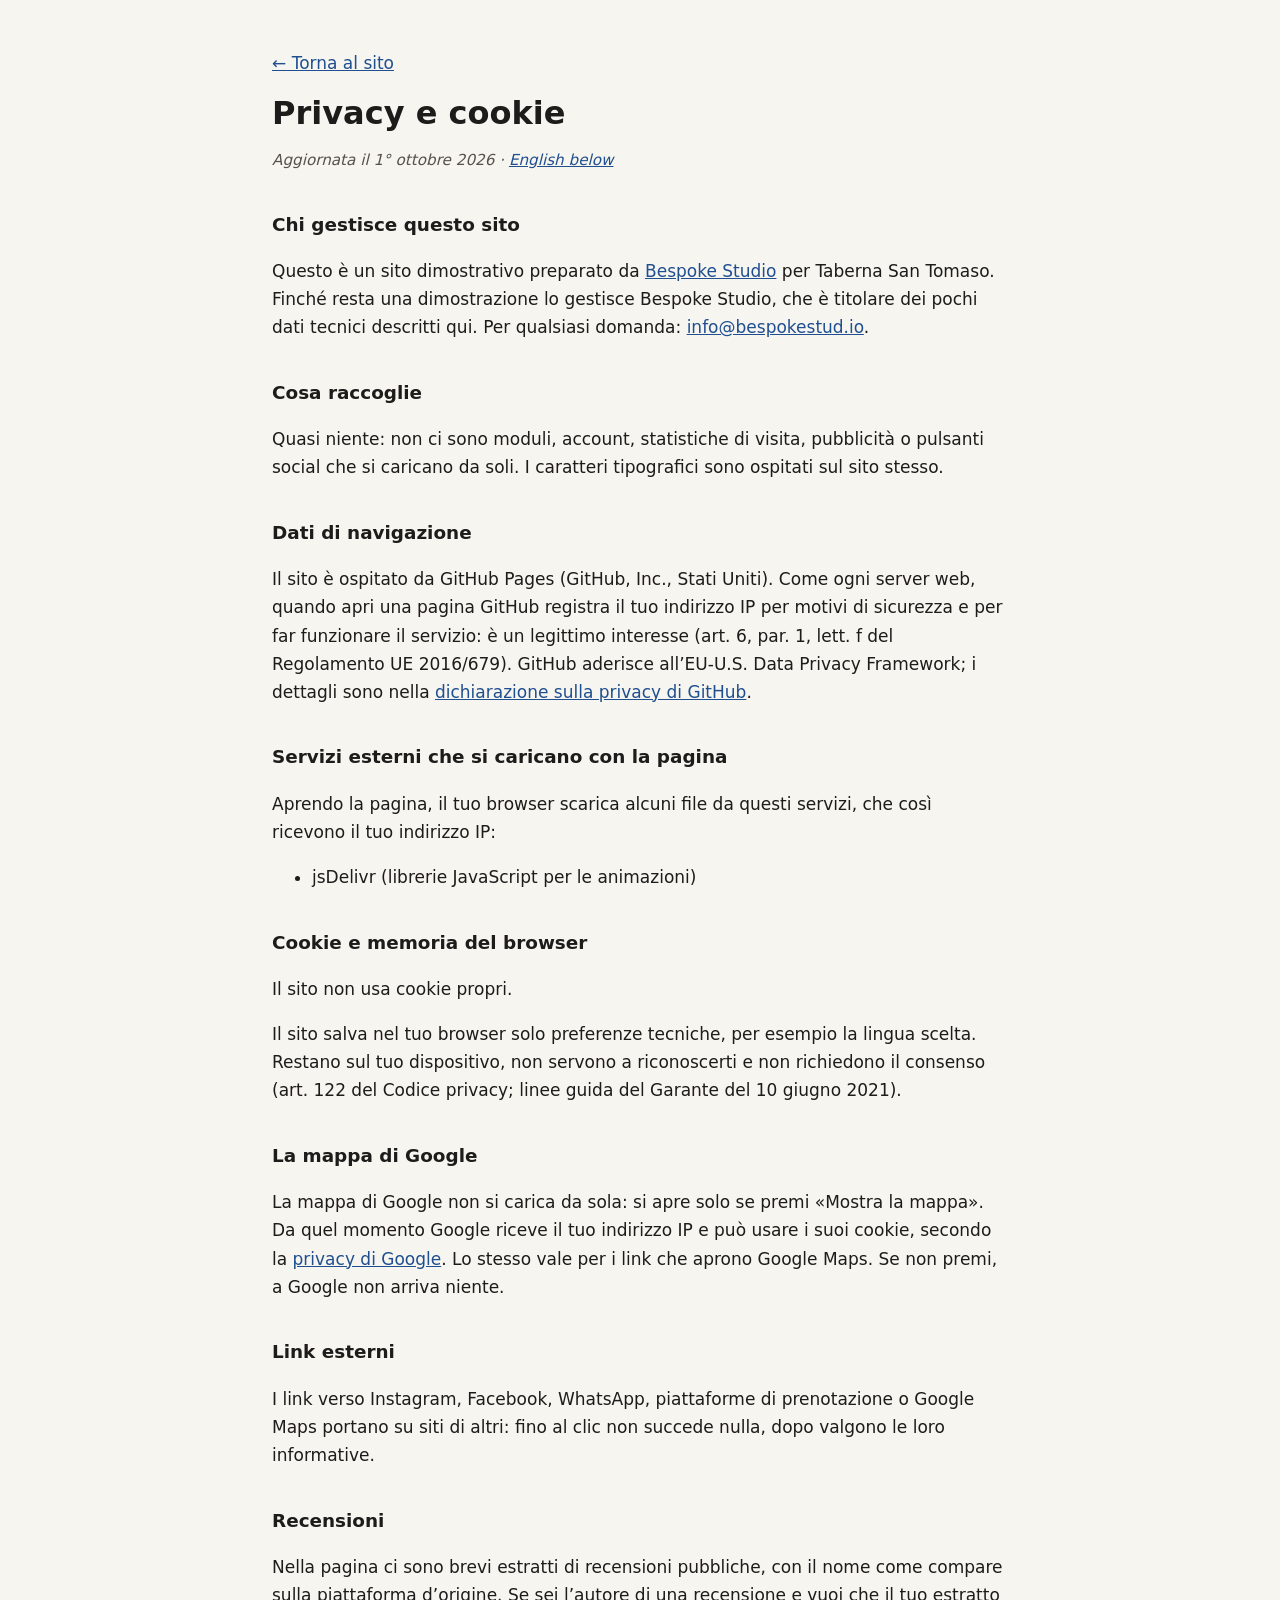
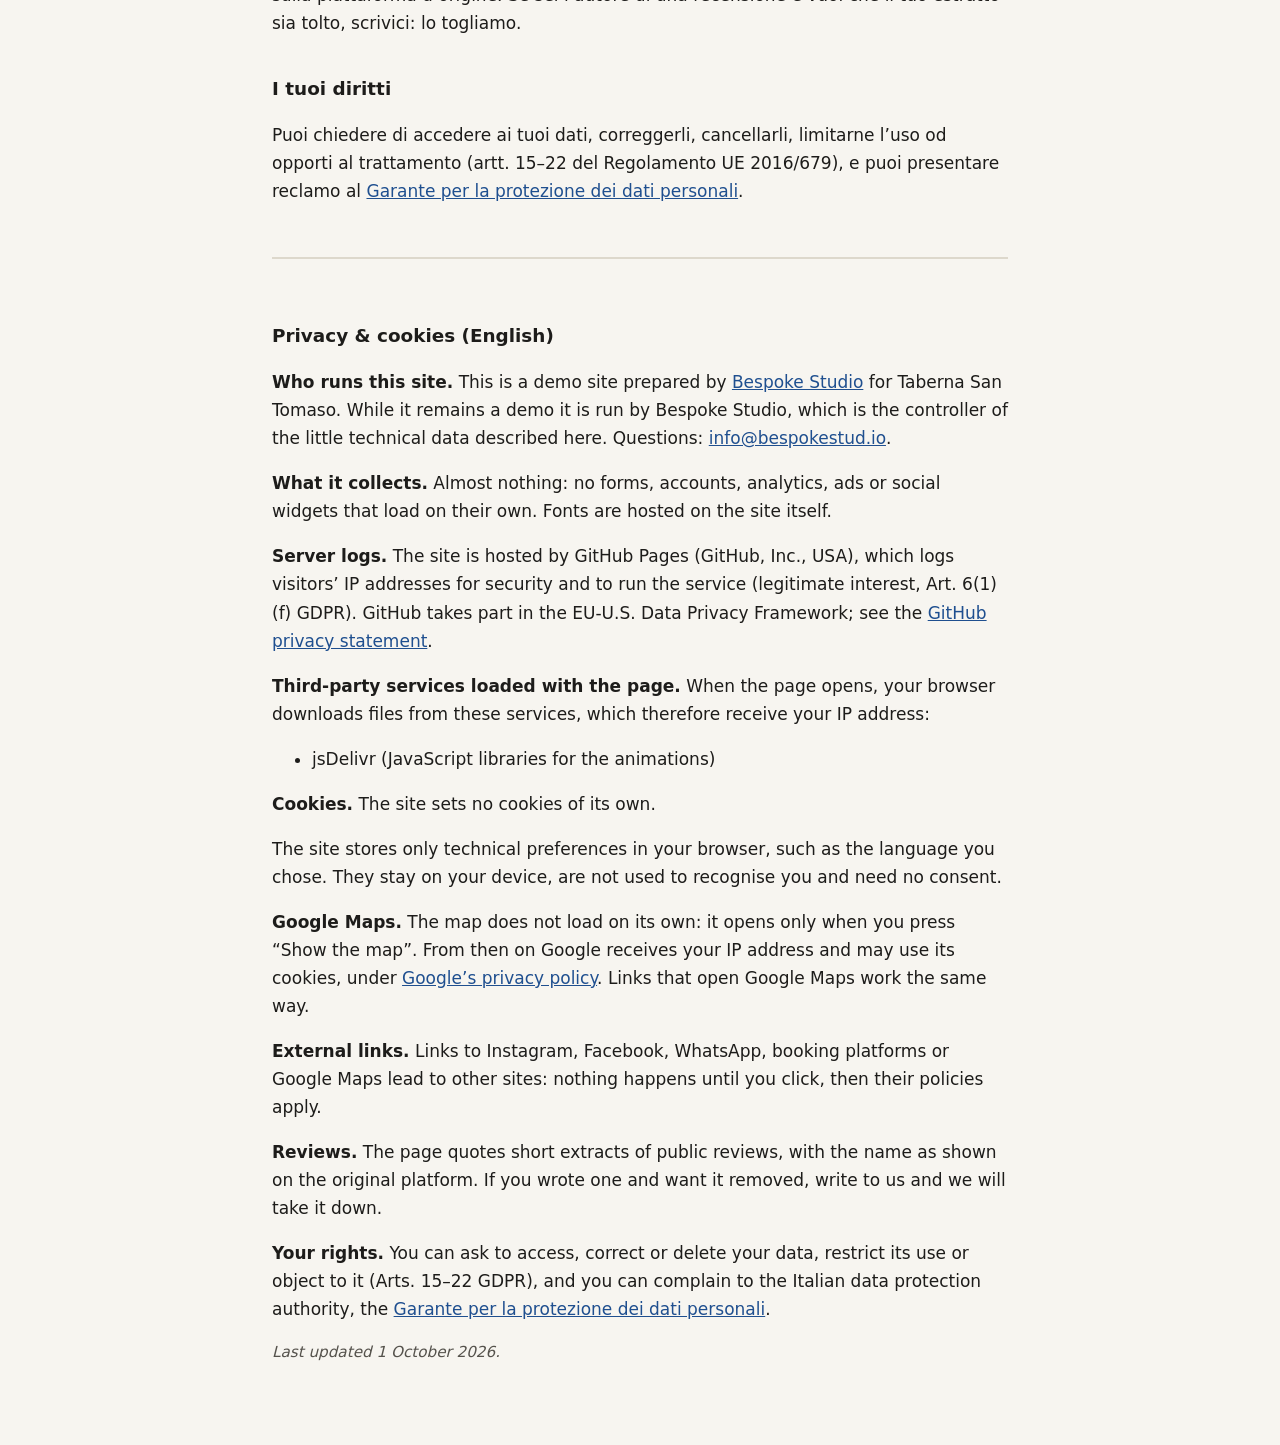
<file: privacy.html>
<!DOCTYPE html>
<html lang="it">
<head>
  <meta charset="UTF-8">
  <meta name="viewport" content="width=device-width, initial-scale=1.0">
  <meta name="robots" content="noindex">
  <title>Privacy e cookie · Taberna San Tomaso</title>
  <meta name="description" content="Informativa privacy e cookie del sito Taberna San Tomaso.">
  <style>
    body { margin: 0; background: #f7f5f0; color: #1d1c1a; font: 17px/1.65 system-ui, -apple-system, "Segoe UI", Roboto, sans-serif; }
    main { max-width: 46rem; margin: 0 auto; padding: 32px 20px 64px; }
    h1 { font-size: 2rem; line-height: 1.2; margin: 0.4em 0 0.2em; }
    h2 { font-size: 1.15rem; margin: 2em 0 0.4em; }
    a { color: #1f4f8f; }
    .data { color: #55524c; font-style: italic; font-size: 0.95rem; }
    .en { margin-top: 3em; padding-top: 1.5em; border-top: 2px solid #ddd8cc; }
    code { font-size: 0.9em; background: #ebe7dc; padding: 0 4px; border-radius: 3px; }
  </style>
</head>
<body>
<main>
  <p><a href="index.html">← Torna al sito</a></p>
  <h1>Privacy e cookie</h1>
  <p class="data">Aggiornata il 1° ottobre 2026 · <a href="#english" lang="en">English below</a></p>
  <h2>Chi gestisce questo sito</h2>
  <p>Questo è un sito dimostrativo preparato da <a href="https://bespokestud.io" rel="noopener">Bespoke Studio</a> per Taberna San Tomaso. Finché resta una dimostrazione lo gestisce Bespoke Studio, che è titolare dei pochi dati tecnici descritti qui. Per qualsiasi domanda: <a href="mailto:info@bespokestud.io">info@bespokestud.io</a>.</p>
  <h2>Cosa raccoglie</h2>
  <p>Quasi niente: non ci sono moduli, account, statistiche di visita, pubblicità o pulsanti social che si caricano da soli. I caratteri tipografici sono ospitati sul sito stesso.</p>
  <h2>Dati di navigazione</h2>
  <p>Il sito è ospitato da GitHub Pages (GitHub, Inc., Stati Uniti). Come ogni server web, quando apri una pagina GitHub registra il tuo indirizzo IP per motivi di sicurezza e per far funzionare il servizio: è un legittimo interesse (art. 6, par. 1, lett. f del Regolamento UE 2016/679). GitHub aderisce all’EU-U.S. Data Privacy Framework; i dettagli sono nella <a href="https://docs.github.com/site-policy/privacy-policies/github-general-privacy-statement" rel="noopener">dichiarazione sulla privacy di GitHub</a>.</p>
  <h2>Servizi esterni che si caricano con la pagina</h2>
  <p>Aprendo la pagina, il tuo browser scarica alcuni file da questi servizi, che così ricevono il tuo indirizzo IP:</p>
  <ul><li>jsDelivr (librerie JavaScript per le animazioni)</li></ul>
  <h2>Cookie e memoria del browser</h2>
  <p>Il sito non usa cookie propri.</p>
  <p>Il sito salva nel tuo browser solo preferenze tecniche, per esempio la lingua scelta. Restano sul tuo dispositivo, non servono a riconoscerti e non richiedono il consenso (art. 122 del Codice privacy; linee guida del Garante del 10 giugno 2021).</p>
  <h2>La mappa di Google</h2>
  <p>La mappa di Google non si carica da sola: si apre solo se premi «Mostra la mappa». Da quel momento Google riceve il tuo indirizzo IP e può usare i suoi cookie, secondo la <a href="https://policies.google.com/privacy?hl=it" rel="noopener">privacy di Google</a>. Lo stesso vale per i link che aprono Google Maps. Se non premi, a Google non arriva niente.</p>
  <h2>Link esterni</h2>
  <p>I link verso Instagram, Facebook, WhatsApp, piattaforme di prenotazione o Google Maps portano su siti di altri: fino al clic non succede nulla, dopo valgono le loro informative.</p>
  <h2>Recensioni</h2>
  <p>Nella pagina ci sono brevi estratti di recensioni pubbliche, con il nome come compare sulla piattaforma d’origine. Se sei l’autore di una recensione e vuoi che il tuo estratto sia tolto, scrivici: lo togliamo.</p>
  <h2>I tuoi diritti</h2>
  <p>Puoi chiedere di accedere ai tuoi dati, correggerli, cancellarli, limitarne l’uso od opporti al trattamento (artt. 15–22 del Regolamento UE 2016/679), e puoi presentare reclamo al <a href="https://www.garanteprivacy.it" rel="noopener">Garante per la protezione dei dati personali</a>.</p>
  <div class="en" id="english" lang="en">
    <h2>Privacy &amp; cookies (English)</h2>
    <p><strong>Who runs this site.</strong> This is a demo site prepared by <a href="https://bespokestud.io" rel="noopener">Bespoke Studio</a> for Taberna San Tomaso. While it remains a demo it is run by Bespoke Studio, which is the controller of the little technical data described here. Questions: <a href="mailto:info@bespokestud.io">info@bespokestud.io</a>.</p>
    <p><strong>What it collects.</strong> Almost nothing: no forms, accounts, analytics, ads or social widgets that load on their own. Fonts are hosted on the site itself.</p>
    <p><strong>Server logs.</strong> The site is hosted by GitHub Pages (GitHub, Inc., USA), which logs visitors’ IP addresses for security and to run the service (legitimate interest, Art. 6(1)(f) GDPR). GitHub takes part in the EU-U.S. Data Privacy Framework; see the <a href="https://docs.github.com/site-policy/privacy-policies/github-general-privacy-statement" rel="noopener">GitHub privacy statement</a>.</p>
    <p><strong>Third-party services loaded with the page.</strong> When the page opens, your browser downloads files from these services, which therefore receive your IP address:</p><ul><li>jsDelivr (JavaScript libraries for the animations)</li></ul>
    <p><strong>Cookies.</strong> The site sets no cookies of its own.</p>
    <p>The site stores only technical preferences in your browser, such as the language you chose. They stay on your device, are not used to recognise you and need no consent.</p>
    <p><strong>Google Maps.</strong> The map does not load on its own: it opens only when you press “Show the map”. From then on Google receives your IP address and may use its cookies, under <a href="https://policies.google.com/privacy?hl=en" rel="noopener">Google’s privacy policy</a>. Links that open Google Maps work the same way.</p>
    <p><strong>External links.</strong> Links to Instagram, Facebook, WhatsApp, booking platforms or Google Maps lead to other sites: nothing happens until you click, then their policies apply.</p>
    <p><strong>Reviews.</strong> The page quotes short extracts of public reviews, with the name as shown on the original platform. If you wrote one and want it removed, write to us and we will take it down.</p>
    <p><strong>Your rights.</strong> You can ask to access, correct or delete your data, restrict its use or object to it (Arts. 15–22 GDPR), and you can complain to the Italian data protection authority, the <a href="https://www.garanteprivacy.it" rel="noopener">Garante per la protezione dei dati personali</a>.</p>
    <p class="data">Last updated 1 October 2026.</p>
  </div>
</main>
</body>
</html>
</file>
